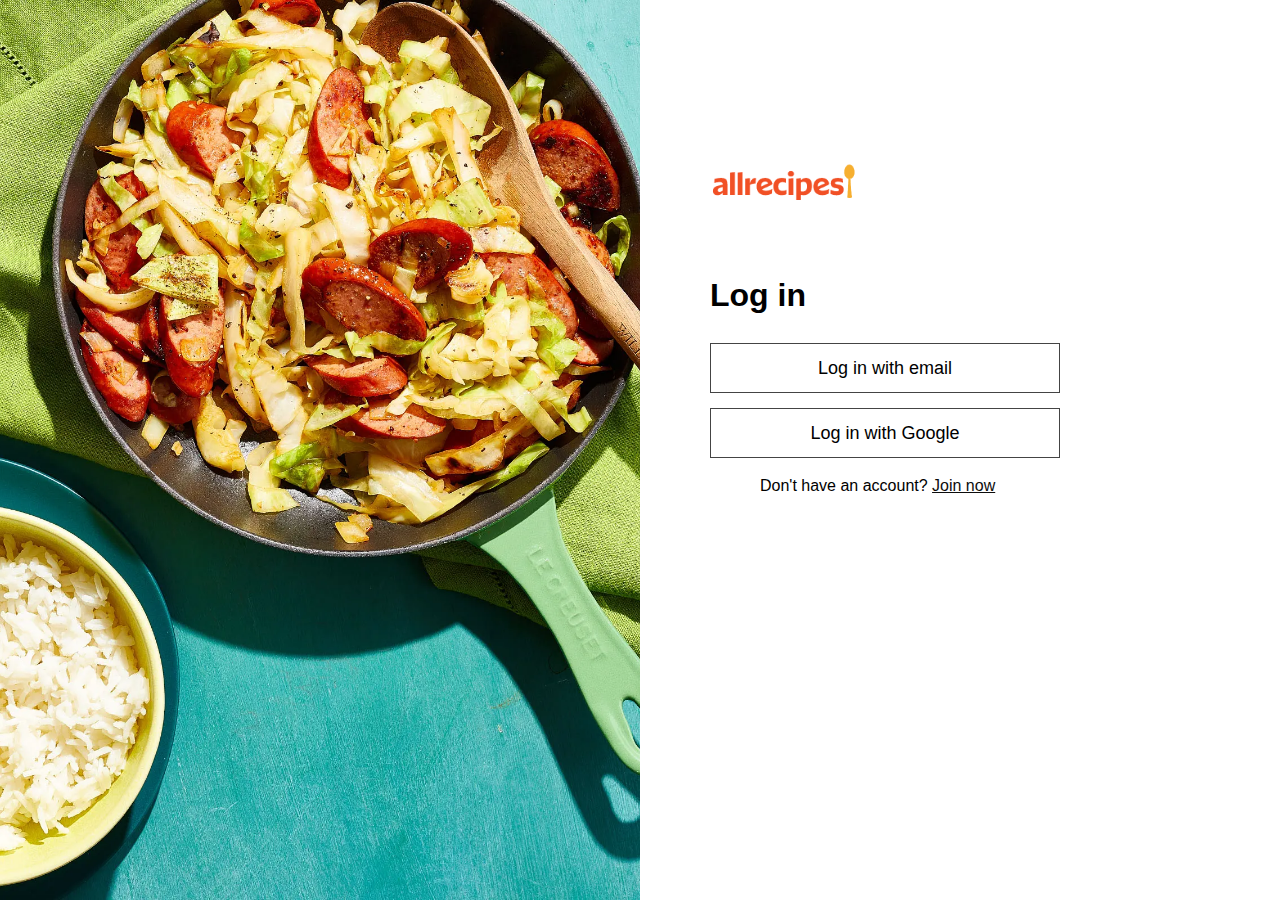
<file: login.html>
<!DOCTYPE html>
<html lang="en">

<head>
 <meta charset="UTF-8">
 <meta name="viewport" content="width=device-width, initial-scale=1.0">
 <link rel="stylesheet" href="https://cdnjs.cloudflare.com/ajax/libs/font-awesome/6.4.2/css/all.min.css"
  integrity="sha512-z3gLpd7yknf1YoNbCzqRKc4qyor8gaKU1qmn+CShxbuBusANI9QpRohGBreCFkKxLhei6S9CQXFEbbKuqLg0DA=="
  crossorigin="anonymous" referrerpolicy="no-referrer" />
 <link rel="stylesheet" href="./styles/style.css">
 <title>Sign in </title>
</head>

<body>
 <section class="login__container">
  <div class="login__inner-left">
   <div class="login__img"></div>
  </div>

  <div class="signin__inner-right">
   <div class="signin__cta-wrapper">
    <header class="sign__header">
     <a href="./index.html" class="brand__logo-signin"">
      <img src=" ../images/logo.png" alt="brand-logo" class="brand__logo">
     </a>
     <h1>Log in</h1>
    </header>


    <div class="login__btns">
     <button class="btn__signin btn__signin-email">
      <i class="fa-regular fa-envelope"></i>
      <span>Log in with email</span></button>
     <button class="btn__signin btn__signin-gmail">
      <i class="fa-brands fa-google"></i>
      <span>Log in with Google</span></button>
    </div>

    <p class="signup__text">
     Don't have an account? <a href="#" class="signup__text-link">Join now</a>
    </p>

   </div>

  </div>

 </section>

</body>

</html>
</file>
<file: styles/style.css>
@import url('./normalize.css');
:root {
  --text-color: #0d0d0d;
  --color-light: #fff;
  --primary-color: #f15025;
  --color-muted: #595959;
  --color-sidebar: #f5f6ea;
  --transition: all 0.2s ease;
}

.fa-user {
  background-color: #f15025;
  color: #f2f2f2;
  border-radius: 50%;
  padding: 2px 3px;
}

* {
  margin: 0;
  padding: 0;
  box-sizing: border-box;
}

body {
  font-family: 'Montserrat', sans-serif;
  font-weight: 400;
  line-height: 1.6;
  background-color: var(--color-light);
  -webkit-font-smoothing: antialiased;
  -moz-osx-font-smoothing: grayscale;
}

.container {
  max-width: 1280px;
  margin: 0 auto;
  overflow: hidden;

  @media screen and (max-width: 600px) {
    padding: 0 15px;
  }
}

img {
  max-width: 100%;
  height: auto;
}

a {
  text-decoration: none;
  color: var(--text-color);
}

li {
  list-style: none;
}

/* utilities */
.title-lg,
.title-md,
.title-sm {
  color: var(--text-color);
  text-transform: capitalize;
  font-family: 'Roboto Slab', sans-serif;
}
.title-lg {
  font-size: 1.8rem;
  font-weight: 700;
}

.title-md {
  font-size: 1.5rem;
  font-weight: 500;
}

.title-sm {
  font-size: 1.2rem;
  font-weight: 500;
}

.color--primary {
  color: var(--primary-color);
}

button {
  cursor: pointer;
  border: none;
}

.btn {
  display: inline-block;
  background-color: transparent;
  text-transform: uppercase;
  font-weight: 400;
  font-size: 0.775rem;
  line-height: 20px;
  padding: 0.7rem 4.5rem;
  font-family: 'Roboto Slab', sans-serif;
  transition: var(--transition);
  letter-spacing: 1px;
}

.btn__outline {
  border: 2px solid var(--primary-color);
}

.btn__outline:hover {
  background-color: var(--primary-color);
  color: var(--color-light);
}

.my-1 {
  margin: 1rem 0;
}
.my-2 {
  margin: 2rem 0;
}
.my-3 {
  margin: 3rem 0;
}

.mx-1 {
  margin: 0 1rem;
}
.mx-2 {
  margin: 0 2rem;
}
.mx-3 {
  margin: 0 3rem;
}

.mt-2 {
  margin-top: 2rem;
}

.py-1 {
  padding: 1rem;
}

.py-2 {
  padding: 1.5rem;
}

.py-3 {
  padding: 2rem;
}

.px-1 {
  padding: 1rem;
}

.px-2 {
  padding: 1.5rem;
}

.text-center {
  text-align: center;
}

.mr-2 {
  margin: 0 2rem 0 0;
}

.visually-hidden {
  display: none;
}

.muted {
  color: var(--color-muted);
  text-transform: uppercase;
  font-size: 0.8rem;
  font-weight: 700;
  margin: 0.5rem 0;
}

.chev-right {
  display: inline-block;
  width: 25px;
  vertical-align: middle;
  margin-left: 10px;
}

.nav__link {
  padding-bottom: 3px;
  border-bottom: 2px solid transparent;
  transition: var(--transition);
}

.nav__link:hover {
  border-bottom-color: #f15025;
}

.header {
  padding: 2rem 0 1rem 0;
  box-shadow: 0px 5px 15px rgba(150, 150, 150, 0.5);
}

.header__nav {
  position: relative;
  overflow: visible;
}

.secondary__nav {
  position: relative;
  display: flex;
  justify-content: space-between;
  align-items: center;
}

.secondary__nav-contents {
  position: relative;
  overflow: visible;
}

.hide {
  transition: all 0.5s ease;
  opacity: 1;
}

.search__icon-content {
  position: absolute;
  bottom: 7%;
  left: 0;
  width: 100%;
}

.secondary__nav .nav__link {
  font-size: 0.8rem;
  margin-right: 1rem;
}

.nav__lists {
  display: flex;
  justify-content: space-between;
}

.nav__list {
  position: relative;
}

/* dropdown */
.dropdown__content {
  display: none;
  position: absolute;
  top: 100%;
  left: 0;
  background-color: #fff;
  box-shadow: 0px 8px 16px 0px rgba(0, 0, 0, 0.2);
  min-width: 220px;
  font-weight: 400;
}

.nav__list:hover .dropdown__content {
  display: block;
}

.dropdown__content-list li {
  /* font-family: 'Montserrat', sans-serif; */
  padding: 10px 15px;
  transition: all 0.3s ease;
  -webkit-transition: all 0.3s ease;
  -moz-transition: all 0.3s ease;
  -ms-transition: all 0.3s ease;
  -o-transition: all 0.3s ease;
}

.dropdown__content-list li:hover {
  background-color: #f4f4f4ea;
}

/*  */

.brand-logo {
  width: 200px;
  height: auto;

  @media (max-width: 600px) {
    width: 100px;
  }
}

.search-img {
  width: 20px;
  height: auto;
}

.primary__nav {
  font-family: 'Montserrat', sans-serif;
  display: flex;
  justify-content: space-between;
  padding-bottom: 0.2rem;

  @media screen and (max-width: 600px) {
    display: none;
  }
}

.primary__nav .nav__link {
  font-family: inherit;
  text-transform: uppercase;
  font-size: 0.7rem;
  font-weight: 500;
  margin-right: 2.2rem;
}

.form-wrapper {
  display: flex;
  align-items: center;
}

.form-wrapper label {
  font-size: 1.1rem;
  font-weight: 500;
  margin-right: 0.5rem;
}

.form-wrapper .input-group {
  font: inherit;
  height: 2.8rem;
  font-family: 'roboto', sans-serif;
  font-weight: 500;
  display: flex;
  align-items: center;
  justify-content: center;
  flex-basis: 100%;
}

.form-wrapper input {
  height: inherit;
  width: 90%;
  padding: 0 0.5rem;
}

.form-wrapper input:focus {
  outline: none;
}

.search__icon-box {
  height: inherit;
  width: 3rem;
  background-color: var(--primary-color);
  display: flex;
  align-items: center;
  justify-content: center;
  cursor: pointer;
  transition: var(--transition);
}

.search__icon-box:hover {
  background-color: #9c381c;
}

.form-wrapper button {
  border: none;
  background-color: transparent;
  margin-left: 0.5rem;
}

#close__search-content {
  font-size: 20px;
  cursor: pointer;
}

.main__section {
  margin-top: 4rem;

  @media (max-width: 600px) {
    margin-top: 2rem;
  }
}

.section__banner {
  display: flex;
  flex-wrap: wrap;
  min-height: 600px;
}

.banner__content {
  flex: 69%;
}

.banner__text p:not(.muted) {
  text-transform: capitalize;
  font-size: 0.8rem;
}

.banner__sidebar {
  flex: 29%;
  background-color: var(--color-sidebar);
  margin-left: 2%;
  align-self: flex-start;

  @media (max-width: 600px) {
    margin-top: 1rem;
  }
}

.card-flex {
  display: flex;
}

.sidebar__content img {
  width: 8rem;
  margin-right: 0.5rem;
}

.sidebar__content h3 {
  color: #000;
  font-size: 0.9rem;
  font-weight: 700;
}

/* gallery */
.gallery__cards {
  display: flex;
  justify-content: space-between;
  flex-wrap: wrap;
  gap: 2rem;
}

.card {
  flex: 1 0 30%;
}

/* Large image */

.large__image-content {
  position: relative;
}

.large__image-content .content {
  position: absolute;
  background-color: var(--color-light);
  top: 50%;
  left: 20%;
  transform: translate(-50%, -50%);
  border-radius: 3px;

  @media (max-width: 600px) {
    background-color: #f2f2f2;
    color: #0d0b0b;
    width: 100%;
    height: 100%;
    left: 50%;
    top: 50%;
    transform: translate(-50%, -50%);
  }
}

/* section recipes card */
.recipe__card-content {
  position: relative;
}

.recipe__card-img {
  width: 300px;
}

.recipe__card-content a:not(:first-child)::after {
  position: absolute;
  content: '';
  width: 80%;
  height: 1px;
  background-color: var(--color-muted);
  display: block;
  margin: -1.3rem 0;
}

.card {
  position: relative;
}

.card__icon {
  position: absolute;
  top: 5%;
  right: 15%;
  width: 3rem;
  height: 3rem;

  border: 0;

  border-radius: 50%;
  -webkit-border-radius: 50%;
  -moz-border-radius: 50%;
  -ms-border-radius: 50%;
  -o-border-radius: 50%;
}

.card__icon-save {
  background-color: var(--primary-color);
  color: var(--color-sidebar);
  display: block;
  font-size: 1.1rem;
  width: 100%;
  height: 100%;
  border-radius: inherit;
  -webkit-border-radius: inherit;
  -moz-border-radius: inherit;
  -ms-border-radius: inherit;
  -o-border-radius: inherit;
  transition: all 0.3s ease;
  display: flex;
  justify-content: center;
  align-items: center;
  -webkit-transition: all 0.3s ease;
  -moz-transition: all 0.3s ease;
  -ms-transition: all 0.3s ease;
  -o-transition: all 0.3s ease;
}

.card:hover .card__icon-save {
  background-color: #f26a45;
  font-size: 1.5rem;
}

/* Footer */
.main__footer {
  background-color: #f2f2f2;
}
.main__footer-contents {
  display: flex;
  min-height: 30rem;
  flex-wrap: wrap;
}

.main__footer-contents div:first-child {
  flex: 1;
}

.main__footer-contents div:nth-child(2) {
  flex: 3;
  align-self: center;
}

.main__footer-contents .brand__logo {
  align-self: center;
}
/* footer */
.footer__left-contents {
  display: flex;
  justify-content: space-around;
  flex-direction: column;
  align-items: flex-start;
}

.footer__right-contents {
  display: flex;
  justify-content: space-evenly;
  align-items: center;
  margin-bottom: 15px;
}

.footer__lists {
  display: flex;
  flex-direction: column;
  align-self: center;
}

.footer__lists .nav__list {
  padding: 0.4rem 0;
}

.footer__lists .nav__link {
  font-size: 0.8rem;
  font-weight: 700;
}

.nav__links-left {
  display: flex;
  justify-content: space-around;
  align-self: flex-start;
}

.nav__links-left span {
  margin: -0.8rem 2rem;
}

.nav__links-left li {
  margin: 1.5rem 0;
  font-size: 0.7rem;
}

@media (max-width: 600px) {
  .gallery__cards {
    flex-wrap: wrap;
    flex-direction: column;
    padding: 0 2rem;
    font-size: 10px;
  }

  .card {
    margin: 1rem 0;
  }

  .main__footer {
    padding: 0 2rem;
    align-items: center;
  }

  .footer__left-contents {
    align-items: center;
  }

  .footer__left-contents > * {
    margin-bottom: 1.5rem;
  }
}

/* login form */
.login__container {
  display: flex;

  @media (max-width: 600px) {
    flex-direction: column;
    flex-wrap: wrap;
  }
}

.login__inner-left {
  flex: 1;
  height: 100vh;
}

.login__inner-left .login__img {
  background: url('../images/content-img/login-desktop.webp');
  background-position: center;
  background-repeat: no-repeat;
  background-size: cover;
  height: 100%;
}

.signin__inner-right {
  flex: 1;
  display: flex;
  justify-content: center;
  align-items: flex-start;
  padding-top: 10rem;
}

.signin__cta-wrapper {
  width: 500px;
}

.brand__logo-signin .brand__logo {
  width: 150px;
  margin-bottom: 32px;
}

.signin__form {
  display: flex;
  justify-content: center;
  align-items: center;
  flex-direction: column;
}

.btn__signin {
  display: block;
  background-color: transparent;
  border: 1px solid #444;
  width: 70%;
  height: 50px;
  margin: 15px 0;
  font-size: 18px;
  cursor: pointer;
  transition: all 0.3s ease;
}

.btn__signin-email:hover {
  background-color: #000;
}

.btn__signin-email:hover,
.btn__signin-gmail:hover {
  color: #f2f2f2;
}

.btn__signin-gmail:hover {
  background-color: #2f5af5;
}

.signup__text {
  padding-left: 10%;
}

.signup__text-link {
  text-decoration: underline;
}
.signup__text-link:hover {
  text-decoration-thickness: 2px;
}

.fa-caret-down {
  margin-left: 5px;
}

.overlay {
  position: fixed;
  height: 100%;
  width: 100%;
  top: 0;
  left: 0;
  background-color: hsla(0, 0%, 27%, 0.679);
}

.overlay__content-wrapper {
  max-width: 400px;
  max-height: 700px;
  margin: 2rem auto;
  overflow-y: scroll;
  border-radius: 2px;
  -webkit-border-radius: 2px;
  -ms-border-radius: 2px;
  -o-border-radius: 2px;
  -moz-border-radius: 2px;
  background-color: var(--color-light);
}

.overlay__form-content {
  padding: 0 1.5rem;
  overflow-y: scroll;
  max-height: 70vh;
}

.overlay__content-heading {
  padding: 0.7rem 0.5rem;
  background-color: var(--primary-color);
  color: var(--color-light);
  display: flex;
  justify-content: space-between;
  text-transform: capitalize;
  font-weight: 600;
}

.overlay__content-heading:nth-of-type(1) {
  font-size: 1.1rem;
}

.overlay__content-heading .close-btn {
  background-color: transparent;
  border: none;
  padding: 0.2rem 0.4rem;
  transition: all 0.3s ease;
  -webkit-transition: all 0.3s ease;
  -moz-transition: all 0.3s ease;
  -ms-transition: all 0.3s ease;
  -o-transition: all 0.3s ease;
}

.overlay__content-heading .close-btn:hover .fa-xmark {
  cursor: pointer;
  color: #ccc;
}

.overlay__content-heading .fa-xmark {
  font-size: 1.5rem;
  color: var(--color-light);
}

.overlay__content-header {
  display: flex;
  flex-direction: column;
  margin: 1.2rem 0;
}

.overlay__content-header span {
  align-self: center;
}

.overlay__content-header .brand-logo {
  width: 150px;
}

.overlay__content-form {
  font: inherit;
}

.overlay__form-control {
  margin: 1rem 0;
}
.overlay__form-control label {
  display: inline-block;
  font-weight: 600;
  font-size: 1.1rem;
  margin-bottom: 0.4rem;
}
.overlay__form-control input {
  display: block;
  padding: 12px 7px;
  width: 100%;
  color: #444;
  font-size: 1.1rem;
  font-family: 'Roboto+Slab', sans-serif;
  font-weight: 500;
}

.overlay__form-control input::placeholder {
  font-size: 1.1rem;
  font-weight: 400;
  color: var(--color-muted);
}

.overlay__form-checkbox {
  background-color: #ebefe4;
  padding: 1.2rem 1rem;
}

.checkbox__list-item {
  display: flex;
  justify-content: flex-start;
  align-items: center;
  font-weight: 500;
  font-size: 0.9rem;
}
.checkbox__list-item input[type='checkbox'] {
  margin-right: 5px;
  width: 18px;
  height: 18px;
  border: 1px solid #6e6e6e;
  outline: none;
  appearance: none;
  -webkit-appearance: none;
  -moz-appearance: none;
}

.checkbox__list-item input[type='checkbox']:checked {
  background-color: var(--primary-color);
  border: 1px solid #fff;
}

.overlay__form-checkbox h3 {
  font-family: 'SourceSansPro', Helvetica, sans-serif;
  font-weight: 700;
  font-size: 1.6;
}

.checkbox__list-item:not(:last-child) {
  margin-bottom: 1.3rem;
}

.overlay__btn-sub {
  background-color: var(--primary-color);
  width: 100%;
  color: var(--color-light);
  font-size: 0.8rem;
  font-weight: 700;
  font-family: 'Montserrat', sans-serif;
  border: 1px solid transparent;
  border-radius: 3px;
  -webkit-border-radius: 3px;
  -moz-border-radius: 3px;
  -ms-border-radius: 3px;
  -o-border-radius: 3px;
}

.overlay__btn-sub:hover {
  background-color: transparent;
  border-color: var(--primary-color);
  color: var(--color-muted);
}
</file>
